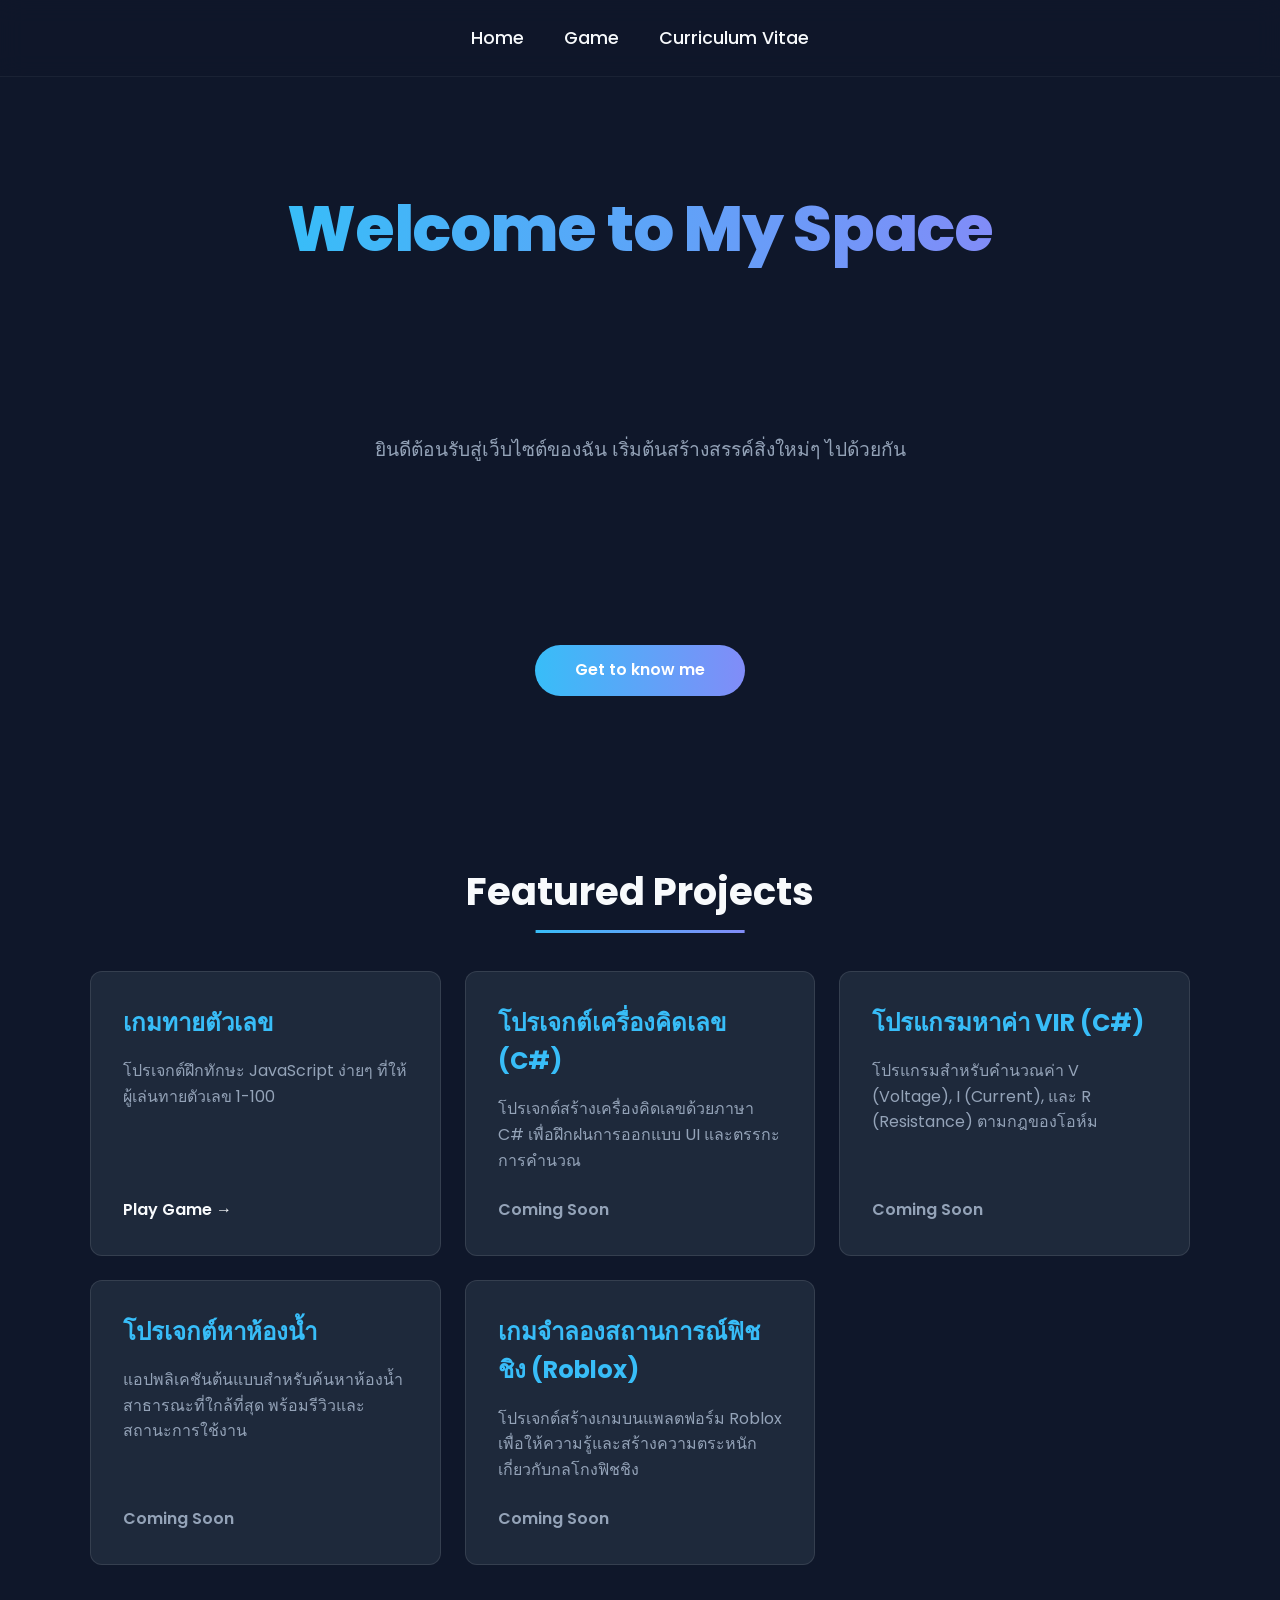
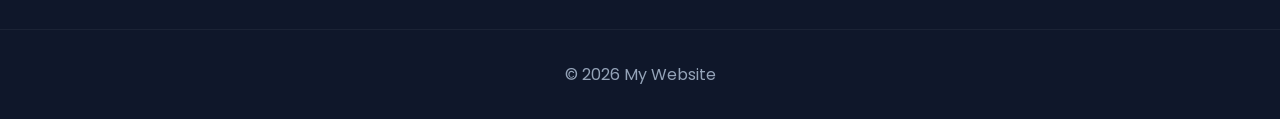
<file: index.html>
<!DOCTYPE html>
<html lang="th">
<head>
  <meta charset="UTF-8">
  <meta name="viewport" content="width=device-width, initial-scale=1.0">
  <title>My Personal Website</title>
  <link href="https://fonts.googleapis.com/css2?family=Poppins:wght@300;400;500;600;800&display=swap" rel="stylesheet">
  <link rel="stylesheet" href="style.css">
</head>
<body>
  <header>
    <nav>
      <a href="index.html">Home</a>
      <a href="game.html">Game</a>
      <a href="cv.html">Curriculum Vitae</a>
    </nav>
  </header>

  <main>
    <div class="hero">
      <h1>Welcome to My Space</h1>
      <p>ยินดีต้อนรับสู่เว็บไซต์ของฉัน เริ่มต้นสร้างสรรค์สิ่งใหม่ๆ ไปด้วยกัน</p>
      <a href="cv.html" class="btn">Get to know me</a>
    </div>
  </main>

  <!-- New Section: Featured Projects -->
  <section class="page-section">
    <div class="section-container">
      <h2 class="section-title">Featured Projects</h2>
      <div class="project-grid">
        <!-- Project 1: Guessing Game -->
        <div class="project-card">
          <h3>เกมทายตัวเลข</h3>
          <p>โปรเจกต์ฝึกทักษะ JavaScript ง่ายๆ ที่ให้ผู้เล่นทายตัวเลข 1-100</p>
          <a href="game.html" class="card-link">Play Game &rarr;</a>
        </div>
        <!-- Project 2: C# Calculator -->
        <div class="project-card">
          <h3>โปรเจกต์เครื่องคิดเลข (C#)</h3>
          <p>โปรเจกต์สร้างเครื่องคิดเลขด้วยภาษา C# เพื่อฝึกฝนการออกแบบ UI และตรรกะการคำนวณ</p>
          <a href="#" class="card-link disabled">Coming Soon</a>
        </div>
        <!-- Project 3: VIR Calculator (C#) -->
        <div class="project-card">
          <h3>โปรแกรมหาค่า VIR (C#)</h3>
          <p>โปรแกรมสำหรับคำนวณค่า V (Voltage), I (Current), และ R (Resistance) ตามกฎของโอห์ม</p>
          <a href="#" class="card-link disabled">Coming Soon</a>
        </div>
        <!-- Project 4: Find Restroom -->
        <div class="project-card">
          <h3>โปรเจกต์หาห้องน้ำ</h3>
          <p>แอปพลิเคชันต้นแบบสำหรับค้นหาห้องน้ำสาธารณะที่ใกล้ที่สุด พร้อมรีวิวและสถานะการใช้งาน</p>
          <a href="#" class="card-link disabled">Coming Soon</a>
        </div>
        <!-- Project 5: Roblox Phishing Game -->
        <div class="project-card">
          <h3>เกมจำลองสถานการณ์ฟิชชิง (Roblox)</h3>
          <p>โปรเจกต์สร้างเกมบนแพลตฟอร์ม Roblox เพื่อให้ความรู้และสร้างความตระหนักเกี่ยวกับกลโกงฟิชชิง</p>
          <a href="#" class="card-link disabled">Coming Soon</a>
        </div>
      </div>
    </div>
  </section>

  <footer>
    <p>&copy; 2026 My Website</p>
  </footer>
</body>
</html>
</file>
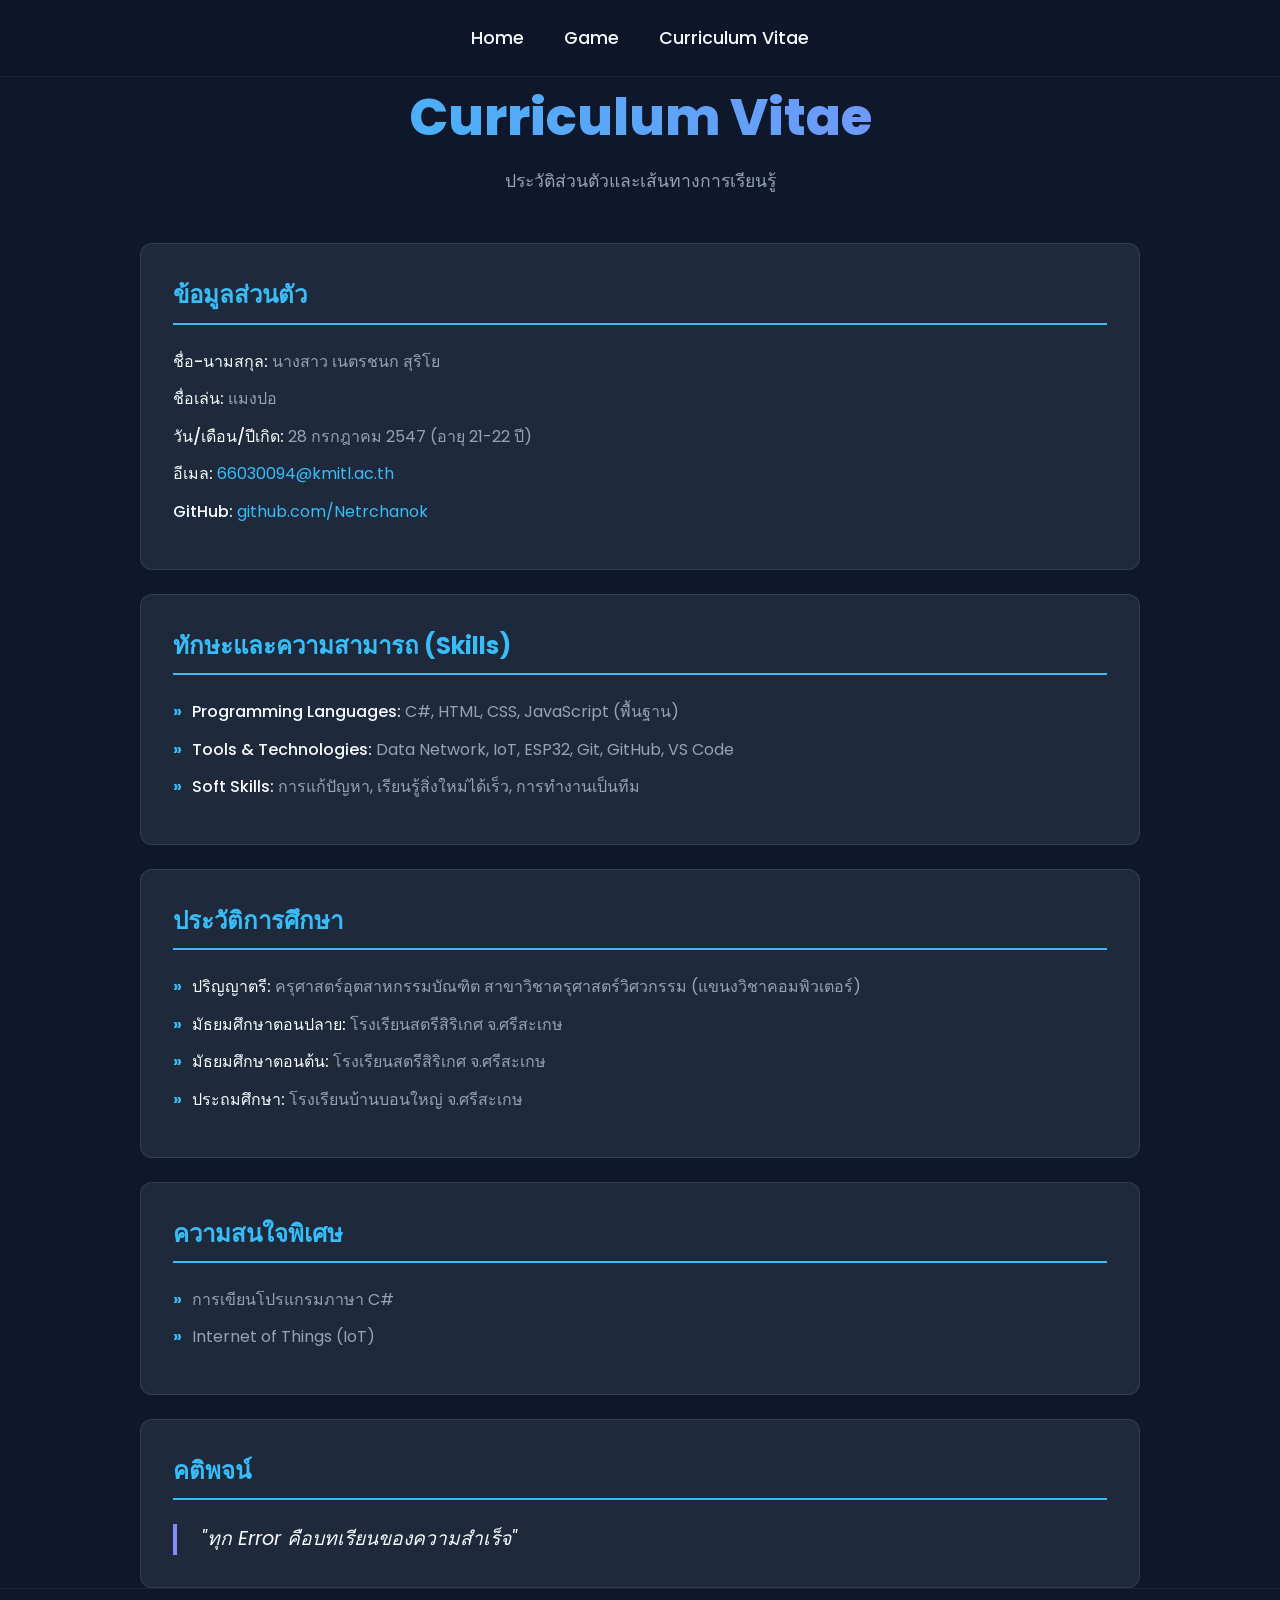
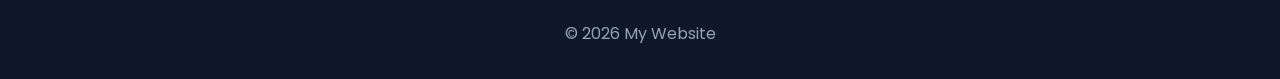
<file: cv.html>
<!DOCTYPE html>
<html lang="th">
<head>
  <meta charset="UTF-8">
  <meta name="viewport" content="width=device-width, initial-scale=1.0">
  <title>Curriculum Vitae</title>
  <link href="https://fonts.googleapis.com/css2?family=Poppins:wght@300;400;500;600;800&display=swap" rel="stylesheet">
  <link rel="stylesheet" href="style.css">
</head>
<body>
  <header>
    <nav>
      <a href="index.html">Home</a>
      <a href="game.html">Game</a>
      <a href="cv.html">Curriculum Vitae</a>
    </nav>
  </header>

  <main class="cv-container">
    <div class="cv-header">
      <h1>Curriculum Vitae</h1>
      <p>ประวัติส่วนตัวและเส้นทางการเรียนรู้</p>
    </div>

    <div class="cv-grid">
      <section class="cv-section">
        <h2>ข้อมูลส่วนตัว</h2>
        <div class="profile-container">
          <div class="profile-details">
            <p><strong>ชื่อ-นามสกุล:</strong> นางสาว เนตรชนก สุริโย</p>
            <p><strong>ชื่อเล่น:</strong> แมงปอ</p>
            <p><strong>วัน/เดือน/ปีเกิด:</strong> 28 กรกฎาคม 2547 (อายุ 21-22 ปี)</p>
            <p><strong>อีเมล:</strong> <a href="mailto:66030094@kmitl.ac.th" style="color: var(--primary-color); text-decoration: none;">66030094@kmitl.ac.th</a></p>
            <p><strong>GitHub:</strong> <a href="https://github.com/Netrchanok" target="_blank" style="color: var(--primary-color); text-decoration: none;">github.com/Netrchanok</a></p>
          </div>
        </div>
      </section>

      <section class="cv-section">
        <h2>ทักษะและความสามารถ (Skills)</h2>
        <ul>
          <li><strong>Programming Languages:</strong> C#, HTML, CSS, JavaScript (พื้นฐาน)</li>
          <li><strong>Tools & Technologies:</strong> Data Network, IoT, ESP32, Git, GitHub, VS Code</li>
          <li><strong>Soft Skills:</strong> การแก้ปัญหา, เรียนรู้สิ่งใหม่ได้เร็ว, การทำงานเป็นทีม</li>
        </ul>
      </section>

      <section class="cv-section">
        <h2>ประวัติการศึกษา</h2>
        <ul>
          <li><strong>ปริญญาตรี:</strong> ครุศาสตร์อุตสาหกรรมบัณฑิต สาขาวิชาครุศาสตร์วิศวกรรม (แขนงวิชาคอมพิวเตอร์)</li>
          <li><strong>มัธยมศึกษาตอนปลาย:</strong> โรงเรียนสตรีสิริเกศ จ.ศรีสะเกษ</li>
          <li><strong>มัธยมศึกษาตอนต้น:</strong> โรงเรียนสตรีสิริเกศ จ.ศรีสะเกษ</li>
          <li><strong>ประถมศึกษา:</strong> โรงเรียนบ้านบอนใหญ่ จ.ศรีสะเกษ</li>
        </ul>
      </section>

      <section class="cv-section">
        <h2>ความสนใจพิเศษ</h2>
        <ul>
          <li>การเขียนโปรแกรมภาษา C#</li>
          <li>Internet of Things (IoT)</li>
        </ul>
      </section>

      <section class="cv-section">
        <h2>คติพจน์</h2>
        <blockquote>"ทุก Error คือบทเรียนของความสำเร็จ"</blockquote>
      </section>
    </div>
  </main>

  <footer>
    <p>&copy; 2026 My Website</p>
  </footer>
</body>
</html>
</file>
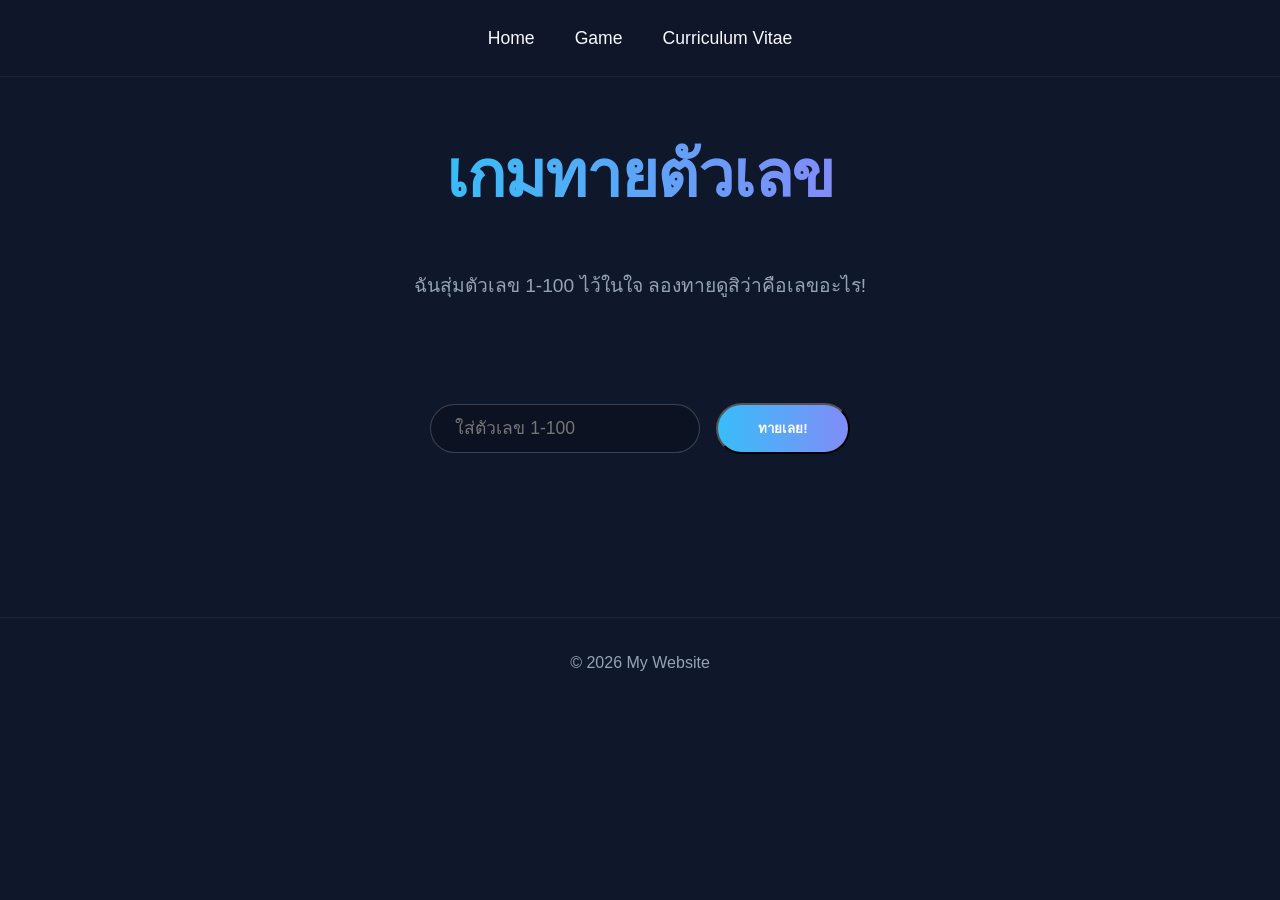
<file: game.html>
<!DOCTYPE html>
<html lang="th">
<head>
  <meta charset="UTF-8">
  <meta name="viewport" content="width=device-width, initial-scale=1.0">
  <title>Guess the Number Game</title>
  <link rel="stylesheet" href="style.css">
</head>
<body>
  <header>
    <nav>
      <a href="index.html">Home</a>
      <a href="game.html">Game</a>
      <a href="cv.html">Curriculum Vitae</a>
    </nav>
  </header>

  <main>
    <div class="hero" style="min-height: 60vh;">
      <h1>เกมทายตัวเลข</h1>
      <p>ฉันสุ่มตัวเลข 1-100 ไว้ในใจ ลองทายดูสิว่าคือเลขอะไร!</p>

      <div class="game-container">
        <input type="number" id="guess" class="game-input" placeholder="ใส่ตัวเลข 1-100">
        <button onclick="checkGuess()" class="btn">ทายเลย!</button>
      </div>

      <p id="result"></p>
    </div>
  </main>

  <footer>
    <p>&copy; 2026 My Website</p>
  </footer>

  <script>
    const secretNumber = Math.floor(Math.random() * 100) + 1;

    function checkGuess() {
      const guess = Number(document.getElementById("guess").value);
      const result = document.getElementById("result");

      if (guess === secretNumber) {
        result.textContent = "ถูกต้อง! คุณชนะแล้ว 🎉";
      } else if (guess > secretNumber) {
        result.textContent = "สูงไป ลองใหม่!";
      } else {
        result.textContent = "ต่ำไป ลองใหม่!";
      }
    }
  </script>
</body>
</html>
</file>
<file: style.css>
/* CSS Variables for Modern Theme */
:root {
  --bg-dark: #0f172a;
  --text-light: #f8fafc;
  --text-muted: #94a3b8;
  --primary-color: #38bdf8;
  --secondary-color: #818cf8;
  --nav-bg: rgba(15, 23, 42, 0.8);
}

/* Reset */
* {
  margin: 0;
  padding: 0;
  box-sizing: border-box;
}

/* Body */
body {
  font-family: 'Poppins', sans-serif;
  background-color: var(--bg-dark);
  color: var(--text-light);
  line-height: 1.6;
  overflow-x: hidden;
}

/* Header & Navigation (Glassmorphism) */
header {
  position: sticky;
  top: 0;
  z-index: 1000;
  background: var(--nav-bg);
  backdrop-filter: blur(12px);
  -webkit-backdrop-filter: blur(12px);
  border-bottom: 1px solid rgba(255, 255, 255, 0.05);
}

header nav {
  display: flex;
  justify-content: center;
  gap: 2.5rem;
  padding: 1.5rem;
}

header nav a {
  color: var(--text-light);
  text-decoration: none;
  font-weight: 500;
  font-size: 1.1rem;
  transition: color 0.3s ease;
  position: relative;
}

header nav a:hover {
  color: var(--primary-color);
}

/* Hover Underline Effect */
header nav a::after {
  content: '';
  position: absolute;
  width: 0;
  height: 2px;
  bottom: -5px;
  left: 0;
  background-color: var(--primary-color);
  transition: width 0.3s ease;
}

header nav a:hover::after {
  width: 100%;
}

/* Main content */
main {
  /* This is now a container for sections */
  padding: 0;
  text-align: center;
}

/* Hero Section */
.hero {
  display: grid;
  place-items: center;
  min-height: 80vh;
  padding: 2rem;
}

.hero h1 {
  font-size: clamp(2.5rem, 5vw, 4.5rem);
  font-weight: 800;
  background: linear-gradient(to right, var(--primary-color), var(--secondary-color));
  -webkit-background-clip: text;
  -webkit-text-fill-color: transparent;
  margin-bottom: 1rem;
  letter-spacing: -0.02em;
}

.hero p {
  font-size: 1.2rem;
  color: var(--text-muted);
  margin-bottom: 2.5rem;
}

/* Button Style */
.btn {
  display: inline-block;
  padding: 0.8rem 2.5rem;
  background: linear-gradient(to right, var(--primary-color), var(--secondary-color));
  color: white;
  text-decoration: none;
  border-radius: 50px;
  font-weight: 600;
  transition: transform 0.3s ease, box-shadow 0.3s ease;
}

.btn:hover {
  transform: translateY(-3px);
  box-shadow: 0 10px 20px rgba(56, 189, 248, 0.3);
}

/* Footer */
footer {
  text-align: center;
  padding: 2rem;
  color: var(--text-muted);
  border-top: 1px solid rgba(255, 255, 255, 0.05);
}

/* --- CV Page Styles --- */
.cv-container {
  display: block; /* Override main's grid layout */
  text-align: left;
  max-width: 1000px;
  margin: 0 auto;
}

.cv-header {
  text-align: center;
  margin-bottom: 3rem;
}

.cv-header h1 {
  font-size: clamp(2rem, 4vw, 3.5rem);
  font-weight: 800;
  background: linear-gradient(to right, var(--primary-color), var(--secondary-color));
  -webkit-background-clip: text;
  -webkit-text-fill-color: transparent;
  margin-bottom: 0.5rem;
}

.cv-header p {
  color: var(--text-muted);
  font-size: 1.1rem;
}

.cv-grid {
  display: grid;
  gap: 1.5rem;
}

.cv-section {
  background-color: #1e293b; /* A slightly lighter dark shade */
  padding: 2rem;
  border-radius: 12px;
  border: 1px solid rgba(255, 255, 255, 0.1);
}

.cv-section h2 {
  color: var(--primary-color);
  border-bottom: 2px solid var(--primary-color);
  padding-bottom: 0.5rem;
  margin-bottom: 1.5rem;
  font-size: 1.5rem;
}

.cv-section p, .cv-section li {
  color: var(--text-muted);
  margin-bottom: 0.75rem;
}

.cv-section strong {
  color: var(--text-light);
  font-weight: 500;
}

.cv-section ul {
  list-style: none;
  padding-left: 0;
}

.cv-section li::before {
  content: '»';
  color: var(--primary-color);
  margin-right: 10px;
  font-weight: bold;
}

.cv-section blockquote {
  font-style: italic;
  color: var(--text-light);
  font-size: 1.2rem;
  border-left: 4px solid var(--secondary-color);
  padding-left: 1.5rem;
  margin-top: 1rem;
}

.profile-container {
  display: flex;
  align-items: center;
  gap: 1.5rem;
}

.profile-pic {
  width: 120px;
  height: 120px;
  border-radius: 50%;
  object-fit: cover;
  border: 3px solid var(--primary-color);
  box-shadow: 0 0 15px rgba(56, 189, 248, 0.4);
}

/* --- Page Section Styles --- */
.page-section {
  padding: 4rem 2rem;
  background-color: var(--bg-dark); /* Ensures consistent background */
}

.section-container {
  max-width: 1100px;
  margin: 0 auto;
  text-align: center;
}

.section-title {
  font-size: clamp(1.8rem, 3vw, 2.5rem);
  font-weight: 700;
  color: var(--text-light);
  margin-bottom: 3rem;
  position: relative;
  display: inline-block;
}

.section-title::after {
  content: '';
  position: absolute;
  width: 60%;
  height: 3px;
  bottom: -10px;
  left: 50%;
  transform: translateX(-50%);
  background: linear-gradient(to right, var(--primary-color), var(--secondary-color));
}

.project-grid {
  display: grid;
  grid-template-columns: repeat(auto-fit, minmax(300px, 1fr));
  gap: 1.5rem;
  text-align: left;
}

.project-card {
  background-color: #1e293b;
  border: 1px solid rgba(255, 255, 255, 0.1);
  border-radius: 12px;
  padding: 2rem;
  display: flex;
  flex-direction: column;
  transition: transform 0.3s ease, box-shadow 0.3s ease;
}

.project-card:hover {
  transform: translateY(-5px);
  box-shadow: 0 10px 20px rgba(0, 0, 0, 0.2);
}

.project-card h3 {
  color: var(--primary-color);
  font-size: 1.5rem;
  margin-bottom: 1rem;
}

.project-card p {
  color: var(--text-muted);
  flex-grow: 1; /* Pushes the link to the bottom */
  margin-bottom: 1.5rem;
}

.card-link {
  color: var(--text-light);
  text-decoration: none;
  font-weight: 600;
  transition: color 0.3s ease;
}

.card-link:hover {
  color: var(--primary-color);
}

.card-link.disabled {
  color: var(--text-muted);
  cursor: not-allowed;
  pointer-events: none;
}

@media (max-width: 600px) {
  header nav {
    flex-direction: column;
    align-items: center;
    gap: 1.5rem;
  }

  .profile-container {
    flex-direction: column;
    text-align: center;
  }
}

/* --- Game Page Styles --- */
.game-container {
  margin: 2rem 0;
  display: flex;
  justify-content: center;
  gap: 1rem;
  align-items: center;
  flex-wrap: wrap;
}

.game-input {
  padding: 0.8rem 1.5rem;
  border-radius: 50px;
  border: 1px solid rgba(255, 255, 255, 0.2);
  background: rgba(0, 0, 0, 0.2);
  color: var(--text-light);
  font-size: 1.1rem;
  outline: none;
  transition: border-color 0.3s ease;
}

.game-input:focus {
  border-color: var(--primary-color);
}

#result {
  font-size: 1.3rem;
  font-weight: 500;
  margin-top: 1rem;
  color: var(--secondary-color);
}
</file>
